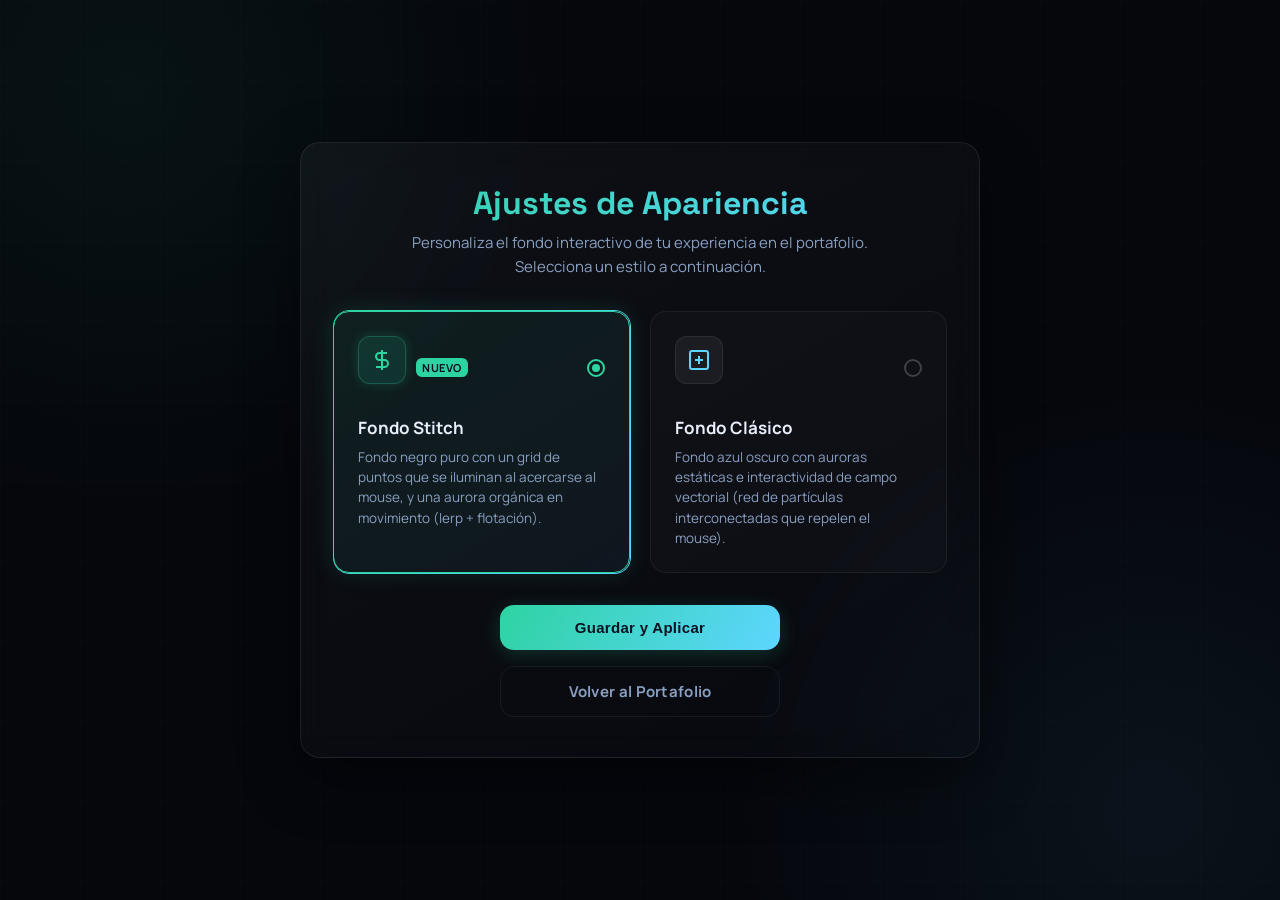
<file: config/index.html>
<!DOCTYPE html>
<html lang="es">
<head>
  <meta charset="UTF-8">
  <meta name="viewport" content="width=device-width, initial-scale=1.0">
  <meta name="description" content="Configuración de apariencia del portafolio de Benjamín Atoche. Personaliza el fondo interactivo.">
  <meta name="robots" content="noindex, nofollow">
  <link rel="icon" href="/favicon.ico" sizes="any">
  <title>Configuración de Fondo | BenjiCode</title>
  
  <link rel="preconnect" href="https://fonts.googleapis.com">
  <link rel="preconnect" href="https://fonts.gstatic.com" crossorigin>
  <link href="https://fonts.googleapis.com/css2?family=Space+Grotesk:wght@400;500;600;700&family=Manrope:wght@400;500;600;700&display=swap" rel="stylesheet">
  
  <style>
    :root {
      --bg: #05070d;
      --bg-2: #0b1020;
      --surface: #0f172a;
      --card: #111a2e;
      --muted: #8aa0c2;
      --text: #e8eefc;
      --accent: #2ed3a2;
      --accent-2: #5dd6ff;
      --accent-purple: #a142f4;
      --shadow: 0 20px 60px rgba(0, 0, 0, 0.45);
      --radius: 20px;
    }

    * {
      box-sizing: border-box;
      margin: 0;
      padding: 0;
    }

    body {
      font-family: "Manrope", sans-serif;
      background: radial-gradient(circle at 10% 10%, rgba(46, 211, 162, 0.06), transparent 30%),
                  radial-gradient(circle at 90% 90%, rgba(93, 214, 255, 0.06), transparent 30%),
                  var(--bg);
      color: var(--text);
      min-height: 100vh;
      display: flex;
      align-items: center;
      justify-content: center;
      padding: 24px;
      position: relative;
      overflow-x: hidden;
    }

    /* Grid background */
    body::before {
      content: "";
      position: absolute;
      inset: 0;
      background-image: 
        linear-gradient(rgba(255, 255, 255, 0.02) 1px, transparent 1px),
        linear-gradient(90deg, rgba(255, 255, 255, 0.02) 1px, transparent 1px);
      background-size: 80px 80px;
      z-index: -1;
      opacity: 0.6;
    }

    .config-container {
      width: 100%;
      max-width: 680px;
      background: linear-gradient(150deg, rgba(255, 255, 255, 0.04), rgba(255, 255, 255, 0.01));
      border: 1px solid rgba(255, 255, 255, 0.08);
      border-radius: var(--radius);
      padding: 40px 32px;
      backdrop-filter: blur(16px);
      -webkit-backdrop-filter: blur(16px);
      box-shadow: var(--shadow);
      text-align: center;
      position: relative;
      z-index: 1;
      animation: fadeIn 0.6s ease-out;
    }

    @keyframes fadeIn {
      from { opacity: 0; transform: translateY(20px); }
      to { opacity: 1; transform: translateY(0); }
    }

    header h1 {
      font-family: "Space Grotesk", sans-serif;
      font-size: 32px;
      font-weight: 700;
      margin-bottom: 8px;
      background: linear-gradient(120deg, var(--accent), var(--accent-2));
      -webkit-background-clip: text;
      -webkit-text-fill-color: transparent;
    }

    header p {
      color: var(--muted);
      font-size: 15px;
      line-height: 1.6;
      margin-bottom: 32px;
      max-width: 480px;
      margin-left: auto;
      margin-right: auto;
    }

    .options-grid {
      display: grid;
      grid-template-columns: repeat(2, 1fr);
      gap: 20px;
      margin-bottom: 32px;
    }

    @media (max-width: 580px) {
      .options-grid {
        grid-template-columns: 1fr;
      }
      .config-container {
        padding: 30px 20px;
      }
    }

    .option-card {
      background: rgba(255, 255, 255, 0.02);
      border: 1.5px solid rgba(255, 255, 255, 0.06);
      border-radius: 16px;
      padding: 24px;
      cursor: pointer;
      position: relative;
      text-align: left;
      transition: all 0.3s cubic-bezier(0.25, 0.8, 0.25, 1);
      display: flex;
      flex-direction: column;
      height: 100%;
    }

    .option-card:hover {
      transform: translateY(-4px);
      background: rgba(255, 255, 255, 0.04);
      border-color: rgba(255, 255, 255, 0.15);
      box-shadow: 0 10px 25px rgba(0, 0, 0, 0.25);
    }

    .option-card.selected {
      background: linear-gradient(150deg, rgba(46, 211, 162, 0.08), rgba(93, 214, 255, 0.05));
      border-color: var(--accent);
      box-shadow: 0 0 25px rgba(46, 211, 162, 0.15);
    }

    .option-card.selected::after {
      content: "";
      position: absolute;
      inset: -1.5px;
      border-radius: 16px;
      border: 1.5px solid transparent;
      background: linear-gradient(120deg, var(--accent), var(--accent-2)) border-box;
      -webkit-mask: linear-gradient(#fff 0 0) padding-box, linear-gradient(#fff 0 0);
      -webkit-mask-composite: destination-out;
      mask-composite: exclude;
      pointer-events: none;
    }

    .option-icon {
      width: 48px;
      height: 48px;
      border-radius: 12px;
      display: flex;
      align-items: center;
      justify-content: center;
      background: rgba(255, 255, 255, 0.05);
      border: 1px solid rgba(255, 255, 255, 0.08);
      margin-bottom: 16px;
      color: var(--accent);
      transition: all 0.3s ease;
    }

    .option-card.selected .option-icon {
      background: rgba(46, 211, 162, 0.12);
      border-color: rgba(46, 211, 162, 0.25);
      color: var(--accent);
      box-shadow: 0 0 12px rgba(46, 211, 162, 0.2);
    }

    .option-card:nth-child(2).selected .option-icon {
      background: rgba(93, 214, 255, 0.12);
      border-color: rgba(93, 214, 255, 0.25);
      color: var(--accent-2);
      box-shadow: 0 0 12px rgba(93, 214, 255, 0.2);
    }

    .option-title {
      font-size: 17px;
      font-weight: 700;
      margin-bottom: 8px;
      color: var(--text);
      display: flex;
      align-items: center;
      gap: 8px;
    }

    .option-desc {
      font-size: 13.5px;
      color: var(--muted);
      line-height: 1.5;
      flex-grow: 1;
    }

    .badge {
      font-size: 11px;
      font-weight: 700;
      padding: 2px 6px;
      border-radius: 6px;
      background: var(--accent);
      color: #0b1020;
      text-transform: uppercase;
      letter-spacing: 0.05em;
    }

    .radio-circle {
      width: 18px;
      height: 18px;
      border-radius: 50%;
      border: 2px solid rgba(255, 255, 255, 0.2);
      margin-left: auto;
      display: flex;
      align-items: center;
      justify-content: center;
      transition: all 0.2s ease;
    }

    .option-card.selected .radio-circle {
      border-color: var(--accent);
    }

    .radio-circle::after {
      content: "";
      width: 8px;
      height: 8px;
      border-radius: 50%;
      background: var(--accent);
      transform: scale(0);
      transition: transform 0.2s ease;
    }

    .option-card.selected .radio-circle::after {
      transform: scale(1);
    }

    .actions {
      display: flex;
      flex-direction: column;
      align-items: center;
      gap: 16px;
    }

    .btn {
      display: inline-flex;
      align-items: center;
      justify-content: center;
      padding: 14px 28px;
      border-radius: 14px;
      font-weight: 700;
      font-size: 15px;
      letter-spacing: 0.02em;
      border: none;
      cursor: pointer;
      text-decoration: none;
      transition: all 0.2s cubic-bezier(0.2, 0.8, 0.2, 1);
      width: 100%;
      max-width: 280px;
    }

    .btn.solid {
      background: linear-gradient(120deg, var(--accent), var(--accent-2));
      color: #0b1020;
      box-shadow: 0 4px 20px rgba(46, 211, 162, 0.2);
    }

    .btn.solid:hover {
      transform: translateY(-2px);
      box-shadow: 0 8px 30px rgba(46, 211, 162, 0.35);
    }

    .btn.solid:active {
      transform: translateY(0);
    }

    .toast {
      position: absolute;
      bottom: 24px;
      left: 50%;
      transform: translateX(-50%) translateY(20px);
      background: rgba(46, 211, 162, 0.15);
      border: 1px solid var(--accent);
      color: var(--text);
      padding: 10px 20px;
      border-radius: 12px;
      font-size: 14px;
      font-weight: 600;
      opacity: 0;
      pointer-events: none;
      transition: all 0.3s cubic-bezier(0.2, 0.8, 0.2, 1);
      backdrop-filter: blur(8px);
      display: flex;
      align-items: center;
      gap: 8px;
    }

    .toast.show {
      opacity: 1;
      transform: translateX(-50%) translateY(0);
    }

    .toast svg {
      width: 16px;
      height: 16px;
      fill: var(--accent);
    }
  </style>
</head>
<body>

  <div class="config-container">
    <header>
      <h1>Ajustes de Apariencia</h1>
      <p>Personaliza el fondo interactivo de tu experiencia en el portafolio. Selecciona un estilo a continuación.</p>
    </header>

    <div class="options-grid">
      <!-- Opción Fondo Stitch -->
      <div class="option-card" data-bg="stitch" id="opt-stitch">
        <div style="display: flex; align-items: center; width: 100%; margin-bottom: 16px;">
          <div class="option-icon">
            <svg width="24" height="24" viewBox="0 0 24 24" fill="none" stroke="currentColor" stroke-width="2"><path d="M12 2v20M17 5H9.5a3.5 3.5 0 0 0 0 7h5a3.5 3.5 0 0 1 0 7H6"/></svg>
          </div>
          <span class="badge" style="margin-left: 10px;">Nuevo</span>
          <div class="radio-circle"></div>
        </div>
        <div class="option-title">Fondo Stitch</div>
        <div class="option-desc">Fondo negro puro con un grid de puntos que se iluminan al acercarse al mouse, y una aurora orgánica en movimiento (lerp + flotación).</div>
      </div>

      <!-- Opción Fondo Vectorial -->
      <div class="option-card" data-bg="vector" id="opt-vector">
        <div style="display: flex; align-items: center; width: 100%; margin-bottom: 16px;">
          <div class="option-icon" style="color: var(--accent-2);">
            <svg width="24" height="24" viewBox="0 0 24 24" fill="none" stroke="currentColor" stroke-width="2"><path d="M5 3a2 2 0 0 0-2 2v14a2 2 0 0 0 2 2h14a2 2 0 0 0 2-2V5a2 2 0 0 0-2-2H5zM12 8v8M8 12h8"/></svg>
          </div>
          <div class="radio-circle"></div>
        </div>
        <div class="option-title">Fondo Clásico</div>
        <div class="option-desc">Fondo azul oscuro con auroras estáticas e interactividad de campo vectorial (red de partículas interconectadas que repelen el mouse).</div>
      </div>
    </div>

    <div class="actions">
      <button class="btn solid" id="btn-save">Guardar y Aplicar</button>
      <a href="/" class="btn" style="color: var(--muted); background: transparent; border: 1.5px solid rgba(255,255,255,0.06);" id="btn-back">Volver al Portafolio</a>
    </div>

    <!-- Notification Toast -->
    <div class="toast" id="config-toast">
      <svg viewBox="0 0 24 24"><path d="M9 16.17L4.83 12l-1.42 1.41L9 19 21 7l-1.41-1.41z"/></svg>
      <span>Configuración guardada en caché</span>
    </div>
  </div>

  <script>
    document.addEventListener("DOMContentLoaded", () => {
      const cards = document.querySelectorAll(".option-card");
      const btnSave = document.getElementById("btn-save");
      const toast = document.getElementById("config-toast");
      
      // Load current selection (default to 'stitch')
      let selectedBg = localStorage.getItem("background-preference") || "stitch";
      
      // Update UI state
      function updateSelection(preference) {
        selectedBg = preference;
        cards.forEach(card => {
          if (card.dataset.bg === preference) {
            card.classList.add("selected");
          } else {
            card.classList.remove("selected");
          }
        });
      }

      updateSelection(selectedBg);

      // Card click events
      cards.forEach(card => {
        card.addEventListener("click", () => {
          updateSelection(card.dataset.bg);
        });
      });

      // Save preference
      btnSave.addEventListener("click", () => {
        localStorage.setItem("background-preference", selectedBg);
        
        // Show success toast
        toast.classList.add("show");
        
        setTimeout(() => {
          toast.classList.remove("show");
          // Redirect to portfolio root after brief delay
          window.location.href = "/";
        }, 1000);
      });
    });
  </script>
</body>
</html>
</file>
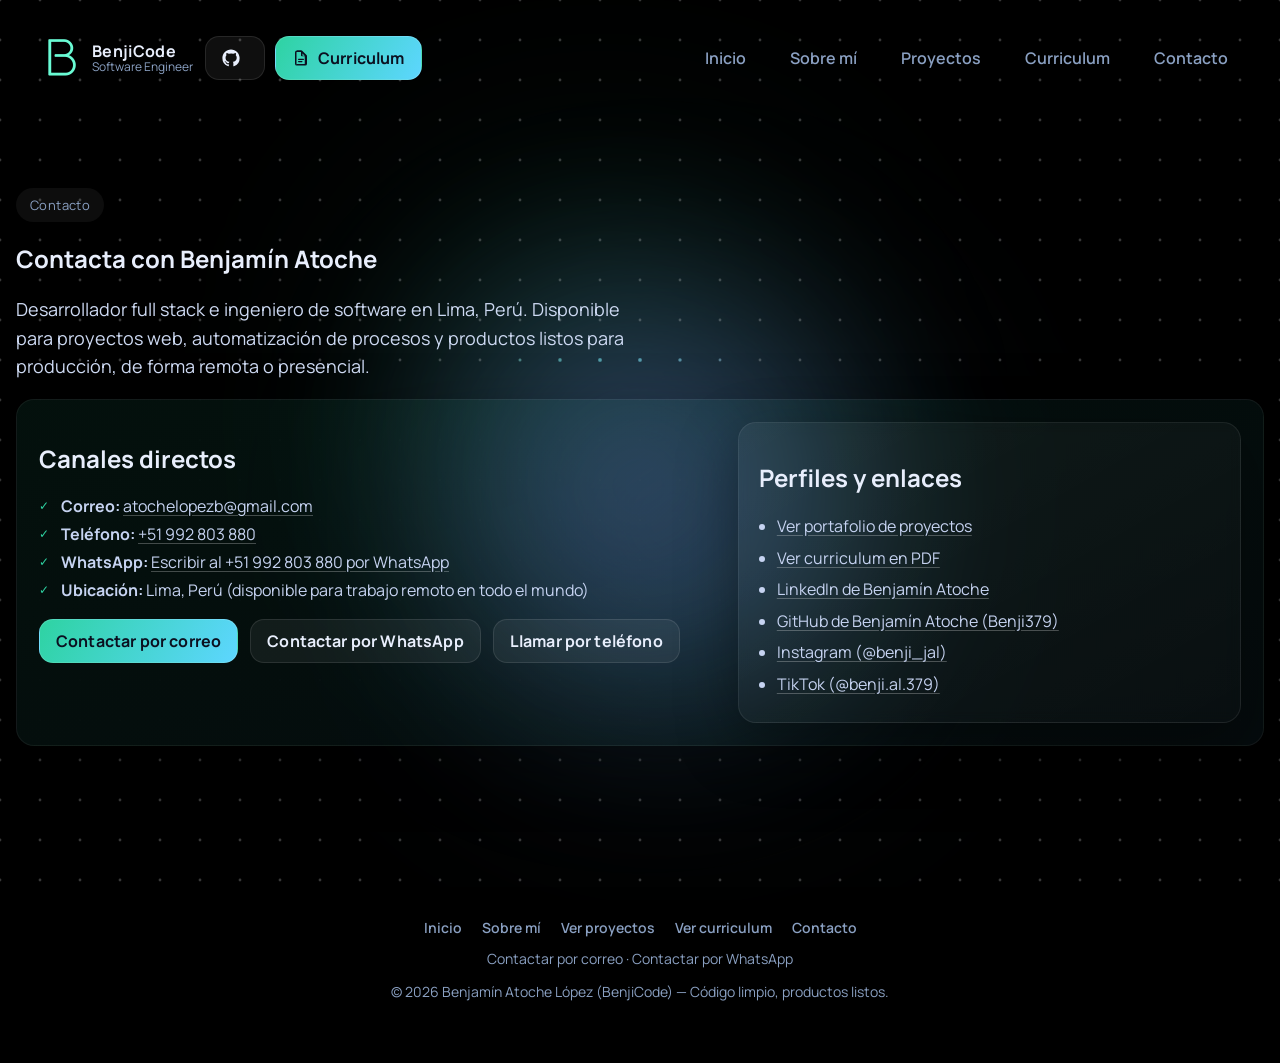
<file: contacto/index.html>
<!DOCTYPE html>
<html lang="es">
<head>
  <meta charset="UTF-8">
  <meta name="viewport" content="width=device-width, initial-scale=1.0">
  <title>Contacto de Benjamín Atoche | Correo, WhatsApp y Redes — BenjiCode</title>
  <meta name="description" content="Contacta a Benjamín Atoche López (BenjiCode), desarrollador full stack en Lima, Perú: correo atochelopezb@gmail.com, WhatsApp +51 992 803 880, LinkedIn y GitHub.">
  <meta name="robots" content="index, follow">
  <meta name="googlebot" content="index, follow">
  <link rel="canonical" href="https://benjicode.com/contacto/">
  <meta name="author" content="Benjamín Justo Atoche López">
  <meta name="theme-color" content="#0b1020">
  <link rel="alternate" hreflang="es" href="https://benjicode.com/contacto/">
  <link rel="alternate" hreflang="x-default" href="https://benjicode.com/contacto/">
  <meta property="og:title" content="Contacto de Benjamín Atoche (BenjiCode)">
  <meta property="og:description" content="Contacta a Benjamín Atoche López (BenjiCode), desarrollador full stack en Lima, Perú: correo, WhatsApp, teléfono, LinkedIn y GitHub.">
  <meta property="og:type" content="website">
  <meta property="og:url" content="https://benjicode.com/contacto/">
  <meta property="og:image" content="https://benjicode.com/images/benjicode.png">
  <meta property="og:image:alt" content="Retrato y logo de Benjamin Atoche">
  <meta property="og:site_name" content="BenjiCode | Portafolio">
  <meta property="og:locale" content="es_ES">
  <meta name="twitter:card" content="summary">
  <meta name="twitter:title" content="Contacto de Benjamín Atoche (BenjiCode)">
  <meta name="twitter:description" content="Correo, WhatsApp, teléfono, LinkedIn y GitHub de Benjamín Atoche López, desarrollador full stack en Lima, Perú.">
  <meta name="twitter:image" content="https://benjicode.com/images/benjicode.png">
  <link rel="icon" href="/favicon.ico" sizes="any">
  <link rel="apple-touch-icon" href="/images/benjicode-180.png">
  <link rel="manifest" href="/site.webmanifest">
  <script type="application/ld+json">
    {
      "@context": "https://schema.org",
      "@type": "ContactPage",
      "name": "Contacto de Benjamín Atoche (BenjiCode)",
      "url": "https://benjicode.com/contacto/",
      "inLanguage": "es",
      "mainEntity": {
        "@type": "Person",
        "name": "Benjamín Atoche",
        "alternateName": ["Benjamín Atoche López", "BenjiCode"],
        "url": "https://benjicode.com",
        "image": "https://benjicode.com/images/benjicode.png",
        "jobTitle": "Desarrollador Full Stack",
        "email": "mailto:atochelopezb@gmail.com",
        "telephone": "+51992803880",
        "contactPoint": [
          {
            "@type": "ContactPoint",
            "contactType": "professional",
            "email": "atochelopezb@gmail.com",
            "telephone": "+51992803880",
            "availableLanguage": ["es", "en"],
            "areaServed": "Worldwide"
          }
        ],
        "address": {
          "@type": "PostalAddress",
          "addressLocality": "Lima",
          "addressCountry": "PE"
        },
        "sameAs": [
          "https://github.com/Benji379",
          "https://www.linkedin.com/in/benjamin-atoche-lopez/",
          "https://www.instagram.com/benji_jal/",
          "https://www.tiktok.com/@benji.al.379"
        ]
      }
    }
  </script>
  <script type="application/ld+json">
    {
      "@context": "https://schema.org",
      "@type": "BreadcrumbList",
      "itemListElement": [
        {
          "@type": "ListItem",
          "position": 1,
          "name": "Inicio",
          "item": "https://benjicode.com/"
        },
        {
          "@type": "ListItem",
          "position": 2,
          "name": "Contacto",
          "item": "https://benjicode.com/contacto/"
        }
      ]
    }
  </script>
  <link rel="preconnect" href="https://fonts.googleapis.com">
  <link rel="preconnect" href="https://fonts.gstatic.com" crossorigin>
  <link href="https://fonts.googleapis.com/css2?family=Space+Grotesk:wght@400;500;600;700&family=Manrope:wght@400;500;600&display=swap" rel="stylesheet">
  <link rel="stylesheet" href="/css/style.css">
</head>
<body>
  <div class="background">
    <!-- Fondo Clásico (Vectorial) -->
    <div class="gradient gradient-1 old-bg-elem"></div>
    <div class="gradient gradient-2 old-bg-elem"></div>
    <div class="grid old-bg-elem"></div>
    <canvas id="vector-canvas" class="vectors old-bg-elem"></canvas>

    <!-- Fondo Stitch (Nuevo) -->
    <div class="stitch-aurora-container new-bg-elem">
      <div class="stitch-aurora-blob">
        <div class="stitch-blob-1"></div>
        <div class="stitch-blob-2"></div>
        <div class="stitch-blob-3"></div>
      </div>
    </div>
    <canvas id="stitch-canvas" class="stitch-canvas new-bg-elem"></canvas>
  </div>

  <header class="navbar">
    <div class="nav-top">
      <div class="brand">
        <a href="/" aria-label="Ir al inicio del portafolio">
          <img src="/images/benjicode-logo.png" alt="Logo BA" class="brand-mark" width="40" height="40" />
        </a>
        <div class="brand-text">
          <span class="brand-name">BenjiCode</span>
          <span class="brand-role">Software Engineer</span>
        </div>
      </div>
      <div class="nav-actions">
        <a class="btn icon-only ghost" href="https://github.com/Benji379" target="_blank" rel="noopener" aria-label="GitHub">
          <span class="icon" aria-hidden="true">
            <svg viewBox="0 0 24 24" fill="currentColor"><path d="M12 .5C5.65.5.5 5.65.5 12a11.5 11.5 0 0 0 7.87 10.93c.58.11.79-.25.79-.56 0-.28-.01-1.02-.02-2-3.2.7-3.88-1.54-3.88-1.54-.53-1.34-1.3-1.7-1.3-1.7-1.06-.73.08-.72.08-.72 1.18.08 1.8 1.21 1.8 1.21 1.04 1.78 2.73 1.27 3.4.97.11-.75.41-1.27.74-1.56-2.55-.29-5.23-1.28-5.23-5.7 0-1.26.45-2.3 1.2-3.11-.12-.29-.52-1.45.11-3.02 0 0 .98-.31 3.2 1.18a11.1 11.1 0 0 1 5.83 0c2.22-1.49 3.2-1.18 3.2-1.18.63 1.57.23 2.73.11 3.02.75.81 1.2 1.85 1.2 3.11 0 4.43-2.68 5.4-5.24 5.69.42.36.8 1.09.8 2.2 0 1.59-.02 2.88-.02 3.28 0 .31.21.68.8.56A11.5 11.5 0 0 0 23.5 12C23.5 5.65 18.35.5 12 .5Z"></path></svg>
          </span>
        </a>
        <a class="btn solid" href="/curriculum/" target="_blank" rel="noopener">
          <span class="icon" aria-hidden="true">
            <svg viewBox="0 0 24 24" fill="currentColor"><path d="M6.5 2A2.5 2.5 0 0 0 4 4.5v15A2.5 2.5 0 0 0 6.5 22h11a2.5 2.5 0 0 0 2.5-2.5V9.4a2 2 0 0 0-.6-1.4l-5.8-5.8a2 2 0 0 0-1.4-.6H6.5ZM6 4.5c0-.28.22-.5.5-.5H12v4.5c0 .55.45 1 1 1H17v10c0 .28-.22.5-.5.5h-10A.5.5 0 0 1 6 20.5v-16Zm11 4.5h-3V6l3 3ZM8.75 13a.75.75 0 0 0 0 1.5h6.5a.75.75 0 0 0 0-1.5h-6.5Zm0 3a.75.75 0 0 0 0 1.5h4.5a.75.75 0 0 0 0-1.5h-4.5Z"></path></svg>
          </span>
          <span class="label-full">Curriculum</span>
          <span class="label-short" aria-hidden="true">Mi CV</span>
        </a>
      </div>
      <button class="menu-toggle" type="button" aria-label="Abrir menú de navegación" aria-expanded="false" aria-controls="menu-panel">
        <span></span>
        <span></span>
        <span></span>
      </button>
    </div>

    <div class="nav-menu" id="menu-panel">
      <nav aria-label="Navegación principal">
        <ul class="nav-links" role="list">
          <li><a href="/">Inicio</a></li>
          <li><a href="/#sobre-mi">Sobre mí</a></li>
          <li><a href="/#experiencia">Proyectos</a></li>
          <li><a href="/curriculum/">Curriculum</a></li>
          <li><a href="/contacto/" aria-current="page">Contacto</a></li>
        </ul>
      </nav>
    </div>
  </header>

  <main>
    <section id="contacto" class="section contact">
      <div class="section-header">
        <p class="eyebrow">Contacto</p>
        <h1>Contacta con Benjamín Atoche</h1>
        <p class="lede">Desarrollador full stack e ingeniero de software en Lima, Perú. Disponible para proyectos web, automatización de procesos y productos listos para producción, de forma remota o presencial.</p>
      </div>

      <div class="contact-card">
        <div>
          <h2>Canales directos</h2>
          <ul class="exp-list">
            <li><strong>Correo:</strong> <a href="mailto:atochelopezb@gmail.com">atochelopezb@gmail.com</a></li>
            <li><strong>Teléfono:</strong> <a href="tel:+51992803880">+51 992 803 880</a></li>
            <li><strong>WhatsApp:</strong> <a href="https://api.whatsapp.com/send?phone=51992803880" target="_blank" rel="noopener">Escribir al +51 992 803 880 por WhatsApp</a></li>
            <li><strong>Ubicación:</strong> Lima, Perú (disponible para trabajo remoto en todo el mundo)</li>
          </ul>
          <div class="contact-actions">
            <a class="btn solid" href="mailto:atochelopezb@gmail.com">Contactar por correo</a>
            <a class="btn ghost" href="https://api.whatsapp.com/send?phone=51992803880" target="_blank" rel="noopener">Contactar por WhatsApp</a>
            <a class="btn ghost" href="tel:+51992803880">Llamar por teléfono</a>
          </div>
        </div>

        <div class="resume card">
          <h2>Perfiles y enlaces</h2>
          <ul>
            <li><a href="/">Ver portafolio de proyectos</a></li>
            <li><a href="/curriculum/">Ver curriculum en PDF</a></li>
            <li><a href="https://www.linkedin.com/in/benjamin-atoche-lopez/" target="_blank" rel="noopener">LinkedIn de Benjamín Atoche</a></li>
            <li><a href="https://github.com/Benji379" target="_blank" rel="noopener">GitHub de Benjamín Atoche (Benji379)</a></li>
            <li><a href="https://www.instagram.com/benji_jal/" target="_blank" rel="noopener">Instagram (@benji_jal)</a></li>
            <li><a href="https://www.tiktok.com/@benji.al.379" target="_blank" rel="noopener">TikTok (@benji.al.379)</a></li>
          </ul>
        </div>
      </div>
    </section>
  </main>

  <footer class="footer">
    <nav class="footer-nav" aria-label="Enlaces del sitio">
      <a href="/">Inicio</a>
      <a href="/#sobre-mi">Sobre mí</a>
      <a href="/#experiencia">Ver proyectos</a>
      <a href="/curriculum/">Ver curriculum</a>
      <a href="/contacto/">Contacto</a>
    </nav>
    <p class="footer-contact">
      <a href="mailto:atochelopezb@gmail.com">Contactar por correo</a> ·
      <a href="https://api.whatsapp.com/send?phone=51992803880" target="_blank" rel="noopener">Contactar por WhatsApp</a>
    </p>
    <p>© 2026 Benjamín Atoche López (BenjiCode) — Código limpio, productos listos.</p>
  </footer>

  <script src="/js/main.js"></script>
</body>
</html>
</file>
<file: css/style.css>
/* Base theme */
:root {
  --bg: #05070d;
  --bg-2: #0b1020;
  --surface: #0f172a;
  --card: #111a2e;
  --muted: #8aa0c2;
  --text: #e8eefc;
  --accent: #2ed3a2;
  --accent-2: #5dd6ff;
  --shadow: 0 20px 60px rgba(0, 0, 0, 0.35);
  --radius: 18px;
}

*,
*::before,
*::after {
  box-sizing: border-box;
}

html {
  scroll-behavior: smooth;
}

body {
  margin: 0;
  font-family: "Manrope", "Space Grotesk", system-ui, -apple-system, sans-serif;
  background: radial-gradient(circle at 20% 20%, rgba(46, 211, 162, 0.08), transparent 25%),
              radial-gradient(circle at 80% 0%, rgba(93, 214, 255, 0.08), transparent 25%),
              var(--bg);
  color: var(--text);
  min-height: 100vh;
  overflow-x: hidden;
}

a {
  color: inherit;
  text-decoration: none;
}

img {
  max-width: 100%;
  display: block;
}

.background {
  position: fixed;
  inset: 0;
  z-index: -2;
  overflow: hidden;
}

.vectors {
  position: absolute;
  inset: 0;
  width: 100%;
  height: 100%;
  pointer-events: none;
  opacity: 0.7;
  mix-blend-mode: screen;
}

.gradient {
  position: absolute;
  width: 55vmax;
  height: 55vmax;
  filter: blur(120px);
  opacity: 0.35;
  mix-blend-mode: screen;
  animation: drift 18s ease-in-out infinite;
}

.gradient-1 {
  background: radial-gradient(circle, rgba(46, 211, 162, 0.55), transparent 60%);
  top: -10%;
  left: -5%;
}

.gradient-2 {
  background: radial-gradient(circle, rgba(93, 214, 255, 0.55), transparent 60%);
  bottom: -10%;
  right: -8%;
  animation-delay: -6s;
}

.background .grid {
  position: absolute;
  inset: 0;
  background-image:
    linear-gradient(rgba(255, 255, 255, 0.04) 1px, transparent 1px),
    linear-gradient(90deg, rgba(255, 255, 255, 0.04) 1px, transparent 1px);
  background-size: 120px 120px;
  opacity: 0.35;
  mask-image: radial-gradient(circle at 50% 50%, rgba(0,0,0,0.9), transparent 70%);
}

@keyframes drift {
  0% { transform: translate3d(0,0,0) scale(1); }
  50% { transform: translate3d(6%, -4%, 0) scale(1.1); }
  100% { transform: translate3d(0,0,0) scale(1); }
}

.section {
  max-width: 1440px;
  margin: 0 auto;
  padding: 90px 16px 50px;
}

#inicio.section {
  padding-top: 70px;
}

.navbar {
  position: sticky;
  top: 0;
  z-index: 20;
  display: flex;
  align-items: center;
  justify-content: space-between;
  padding: 18px 24px;
  margin: 0 auto;
  max-width: 1440px;
  width: calc(100% - 32px);
  background: transparent;
  backdrop-filter: none;
  border: none;
  border-radius: 0;
  box-shadow: none;
  margin-top: 18px;
  transition: background 0.3s ease, backdrop-filter 0.3s ease, box-shadow 0.3s ease, border-color 0.3s ease, transform 0.2s ease;
}

.navbar.scrolled {
  background: rgba(5, 10, 20, 0.72);
  border: 1px solid rgba(255,255,255,0.08);
  border-radius: 16px;
  backdrop-filter: blur(16px) saturate(140%);
  -webkit-backdrop-filter: blur(16px) saturate(140%);
  box-shadow: 0 16px 48px rgba(0, 0, 0, 0.35);
  transform: translateY(-4px);
}

.brand {
  display: flex;
  align-items: center;
  gap: 12px;
}

.brand-mark {
  width: 40px;
  height: 40px;
}

.brand-text {
  display: flex;
  flex-direction: column;
  line-height: 1.1;
}

.brand-name {
  font-weight: 700;
  letter-spacing: 0.02em;
}

.brand-role {
  font-size: 12px;
  color: var(--muted);
}

.nav-links {
  display: flex;
  gap: 20px;
  font-weight: 600;
  color: var(--muted);
  list-style: none;
  padding: 0;
  margin: 0;
}

.nav-top {
  display: flex;
  align-items: center;
  gap: 12px;
  flex: 1 1 auto;
}

.nav-menu {
  display: flex;
  align-items: center;
  gap: 14px;
  flex: 1 1 auto;
  justify-content: flex-end;
}

.menu-toggle {
  display: none;
  align-items: center;
  justify-content: center;
  width: 44px;
  height: 44px;
  border-radius: 12px;
  border: 1px solid rgba(255,255,255,0.14);
  background: rgba(255,255,255,0.05);
  cursor: pointer;
  transition: transform 0.2s ease, box-shadow 0.2s ease, border-color 0.2s ease, background 0.2s ease;
}

.menu-toggle:hover {
  transform: translateY(-1px);
  box-shadow: 0 10px 24px rgba(0,0,0,0.25);
}

.menu-toggle span {
  display: block;
  width: 22px;
  height: 2px;
  background: var(--text);
  border-radius: 999px;
  transition: transform 0.25s ease, opacity 0.25s ease;
}

.menu-toggle span:nth-child(2) {
  margin: 6px 0;
}

.navbar.open .menu-toggle span:nth-child(1) {
  transform: translateY(8px) rotate(45deg);
}

.navbar.open .menu-toggle span:nth-child(2) {
  opacity: 0;
}

.navbar.open .menu-toggle span:nth-child(3) {
  transform: translateY(-8px) rotate(-45deg);
}

.nav-links a {
  position: relative;
  padding: 10px 12px;
  border-radius: 12px;
  transition: color 0.2s ease, transform 0.2s ease;
}

.nav-links a:hover {
  color: var(--text);
}

.nav-links a:active {
  transform: translateY(1px) scale(0.98);
}

.nav-links a:after {
  content: "";
  position: absolute;
  left: 10px;
  right: 10px;
  bottom: 6px;
  height: 2px;
  background: linear-gradient(90deg, var(--accent), var(--accent-2));
  transform: scaleX(0);
  transform-origin: center;
  transition: transform 0.25s ease;
  opacity: 0.9;
  border-radius: 999px;
}

.nav-links a:hover:after,
.nav-links a:focus-visible:after {
  transform: scaleX(1);
}

.nav-actions {
  display: flex;
  gap: 10px;
}

.btn {
  display: inline-flex;
  align-items: center;
  justify-content: center;
  padding: 10px 16px;
  border-radius: 14px;
  font-weight: 700;
  letter-spacing: 0.01em;
  border: 1px solid rgba(255,255,255,0.14);
  cursor: pointer;
  overflow: hidden;
  transition: transform 0.2s ease, box-shadow 0.2s ease, background 0.2s ease, border-color 0.2s ease;
}

.btn .icon {
  display: inline-grid;
  place-items: center;
  width: 18px;
  height: 18px;
  margin-right: 8px;
}

.btn::after {
  content: "";
  position: absolute;
  inset: 0;
  background: radial-gradient(circle at center, rgba(255,255,255,0.25), transparent 55%);
  transform: scale(0);
  opacity: 0;
  transition: transform 0.3s ease, opacity 0.3s ease;
}

.btn:hover {
  transform: translateY(-2px);
  box-shadow: 0 12px 30px rgba(0, 0, 0, 0.25);
}

.btn:active {
  transform: translateY(0);
  box-shadow: 0 0 0 rgba(0,0,0,0);
  border-color: var(--accent);
  background: linear-gradient(120deg, rgba(46,211,162,0.14), rgba(93,214,255,0.14));
}

.btn:active::after,
.btn:focus-visible::after {
  transform: scale(1.5);
  opacity: 1;
}

.label-full {
  display: inline;
}

.label-short {
  display: none;
}

.btn.solid {
  background: linear-gradient(120deg, var(--accent), var(--accent-2));
  color: #0b1020;
}

.btn.ghost {
  background: rgba(255,255,255,0.06);
  border: 1px solid rgba(255,255,255,0.1);
  color: var(--text);
}

.hero {
  display: grid;
  grid-template-columns: 1.05fr 0.95fr;
  gap: 16px;
  align-items: start;
}

@media (min-width: 1025px) {
  .hero {
    grid-template-columns: 1.1fr 0.9fr;
    column-gap: 240px;
  }

  .hero-visual {
    margin-left: 120px;
    justify-self: end;
  }
}

.mobile-cta {
  display: none;
  gap: 10px;
  flex-wrap: wrap;
  margin: 6px 0 10px;
}

.eyebrow {
  display: inline-flex;
  gap: 8px;
  padding: 8px 14px;
  border-radius: 999px;
  background: rgba(255,255,255,0.05);
  color: var(--muted);
  font-size: 13px;
  letter-spacing: 0.03em;
  margin: 0;
}

.contact-strip {
  display: flex;
  flex-wrap: wrap;
  gap: 10px;
  margin: 12px 0;
}

.contact-chip {
  position: relative;
  padding: 11px 16px;
  border-radius: 999px;
  background: linear-gradient(120deg, rgba(46,211,162,0.35), rgba(93,214,255,0.32));
  border: 1px solid rgba(255,255,255,0.22);
  color: #0b1020;
  font-weight: 800;
  font-size: 14px;
  letter-spacing: 0.01em;
  box-shadow: 0 10px 26px rgba(0,0,0,0.28);
  transition: transform 0.2s ease, background 0.2s ease, border-color 0.2s ease, box-shadow 0.2s ease;
}

.contact-chip.callout {
  animation: contact-pulse 1.8s ease-in-out 3;
  box-shadow: 0 0 0 0 rgba(46,211,162,0.45);
}

.contact-chip.copied {
  border-color: var(--accent);
  background: linear-gradient(120deg, rgba(46,211,162,0.55), rgba(93,214,255,0.55));
}

.contact-chip::after {
  content: "Copiado";
  position: absolute;
  top: -10px;
  right: 50%;
  transform: translate(50%, -80%) scale(0.95);
  background: var(--accent);
  color: #0b1020;
  padding: 6px 10px;
  border-radius: 10px;
  font-weight: 800;
  font-size: 12px;
  letter-spacing: 0.01em;
  box-shadow: 0 10px 24px rgba(0,0,0,0.32);
  opacity: 0;
  pointer-events: none;
  transition: opacity 0.2s ease, transform 0.2s ease;
}

.contact-chip.copied::after {
  opacity: 1;
  transform: translate(50%, -120%) scale(1);
}

.contact-chip:hover,
.contact-chip:focus-visible {
  transform: translateY(-2px);
  background: linear-gradient(120deg, rgba(93,214,255,0.5), rgba(46,211,162,0.48));
  border-color: rgba(255,255,255,0.4);
  box-shadow: 0 14px 32px rgba(0,0,0,0.35);
}

@keyframes contact-pulse {
  0% { box-shadow: 0 0 0 0 rgba(46,211,162,0.45); }
  50% { box-shadow: 0 0 0 12px rgba(46,211,162,0); }
  100% { box-shadow: 0 0 0 0 rgba(46,211,162,0); }
}

.hero h1 {
  font-family: "Space Grotesk", "Manrope", system-ui, sans-serif;
  font-size: clamp(32px, 6vw, 56px);
  margin: 14px 0 4px;
  line-height: 1.05;
}

.hero h2 {
  margin: 6px 0 18px;
  font-size: clamp(20px, 3vw, 28px);
  color: var(--muted);
  min-height: 36px;
}

.typed .cursor {
  color: var(--accent);
  animation: blink 1s step-end infinite;
}

@keyframes blink {
  0%, 50% { opacity: 1; }
  50.01%, 100% { opacity: 0; }
}

.highlight {
  color: var(--accent);
}

.lede {
  font-size: 18px;
  line-height: 1.6;
  color: #cdd9f2;
  max-width: 620px;
}

.hero-actions {
  display: flex;
  flex-wrap: wrap;
  gap: 12px;
  margin: 22px 0 14px;
}

.stats {
  display: grid;
  grid-template-columns: repeat(auto-fit, minmax(160px, 1fr));
  gap: 12px;
  margin: 20px 0 18px;
}

.stat {
  background: rgba(255,255,255,0.04);
  border: 1px solid rgba(255,255,255,0.06);
  border-radius: 14px;
  padding: 12px 14px;
}

.stat-number {
  display: block;
  font-weight: 700;
  font-size: 18px;
}

.stat-label {
  color: var(--muted);
  font-size: 13px;
}

.socials {
  display: flex;
  flex-wrap: wrap;
  gap: 10px;
  margin-top: 8px;
}

@media (max-width: 768px) {
  .stat--cicd {
    display: none;
  }
  .socials {
    gap: 12px;
    margin-top: 12px;
  }
  .socials .chip {
    flex: 1 1 calc(33.33% - 12px);
    justify-content: center;
    min-width: 0;
  }
}

.chip {
  display: inline-flex;
  align-items: center;
  gap: 8px;
  padding: 10px 14px;
  border-radius: 14px;
  background: rgba(255,255,255,0.06);
  border: 1px solid rgba(255,255,255,0.08);
  color: var(--text);
  transition: transform 0.2s ease, background 0.2s ease;
}

.chip:hover {
  transform: translateY(-2px);
  background: rgba(255,255,255,0.1);
}

.chip .icon {
  display: grid;
  place-items: center;
  width: 20px;
  height: 20px;
  color: var(--accent);
}

.hero-visual {
  position: relative;
  padding: 16px;
  max-width: 360px;
  margin-left: 0;
  justify-self: start;
}

.tech-grid {
  display: grid;
  grid-template-columns: repeat(3, minmax(0, 1fr));
  gap: 10px;
  position: relative;
  z-index: 3;
  margin-bottom: 16px;
}

.tech-card {
  position: relative;
  aspect-ratio: 1;
  border-radius: 16px;
  background: linear-gradient(140deg, rgba(46,211,162,0.12), rgba(93,214,255,0.1));
  border: 1px solid rgba(255,255,255,0.1);
  box-shadow: 0 12px 28px rgba(0,0,0,0.32);
  display: flex;
  flex-direction: column;
  align-items: center;
  justify-content: center;
  padding: 12px 8px;
  gap: 6px;
  color: var(--text);
  font-weight: 800;
  letter-spacing: 0.01em;
  overflow: hidden;
  cursor: pointer;
  transition: transform 0.25s ease, box-shadow 0.25s ease, border-color 0.25s ease, background 0.25s ease;
  animation: nudge 7s ease-in-out infinite alternate;
  will-change: transform;
}

.tech-card:hover,
.tech-card:focus-visible {
  transform: translateY(-6px) translateX(2px) scale(1.03);
  box-shadow: 0 18px 42px rgba(0,0,0,0.46), 0 0 22px rgba(46,211,162,0.25);
  border-color: rgba(46,211,162,0.5);
  background: linear-gradient(140deg, rgba(93,214,255,0.16), rgba(46,211,162,0.2));
  animation-play-state: paused;
}

.tech-card .tech-name {
  position: relative;
  z-index: 1;
  font-size: 13px;
  text-align: center;
  margin-top: 4px;
}

.tech-logo {
  width: 34px;
  height: 34px;
  border-radius: 12px;
  display: grid;
  place-items: center;
  font-weight: 800;
  font-size: 15px;
  background: rgba(255,255,255,0.06);
  border: 1px solid rgba(255,255,255,0.12);
  color: var(--accent);
  box-shadow: 0 10px 24px rgba(0,0,0,0.28);
  margin-bottom: 2px;
}

.tech-logo i {
  font-size: 20px;
  line-height: 1;
  color: inherit;
}

.tech-card:hover .tech-logo,
.tech-card:focus-visible .tech-logo {
  color: var(--accent-2);
  border-color: rgba(93,214,255,0.4);
}

.tech-popup {
  display: none;
}

@keyframes nudge {
  0% { transform: translateY(0px); }
  50% { transform: translateY(-3px) rotate(-0.4deg); }
  100% { transform: translateY(0px); }
}

.card {
  background: linear-gradient(150deg, rgba(255,255,255,0.05), rgba(255,255,255,0.02));
  border: 1px solid rgba(255,255,255,0.08);
  border-radius: var(--radius);
  padding: 18px 20px;
  box-shadow: var(--shadow);
  backdrop-filter: blur(6px);
}

.floating {
  animation: float 9s ease-in-out infinite;
}

@keyframes float {
  0% { transform: translateY(0px); }
  50% { transform: translateY(-10px); }
  100% { transform: translateY(0px); }
}

.kpi-label {
  font-size: 13px;
  text-transform: uppercase;
  letter-spacing: 0.06em;
  color: var(--muted);
}

.kpi-value {
  font-size: 18px;
  font-weight: 700;
  margin: 8px 0;
}

.pill {
  display: inline-flex;
  align-items: center;
  justify-content: center;
  padding: 6px 12px;
  border-radius: 12px;
  background: rgba(46, 211, 162, 0.16);
  color: var(--accent);
  font-size: 13px;
}

.pill.ghost {
  background: rgba(255,255,255,0.06);
  color: var(--text);
}

.stack {
  display: flex;
  flex-wrap: wrap;
  gap: 8px;
  margin-top: 16px;
}

.stack span {
  background: rgba(255,255,255,0.05);
  border: 1px solid rgba(255,255,255,0.08);
  padding: 8px 10px;
  border-radius: 12px;
  font-size: 13px;
  color: var(--muted);
}

.orb {
  position: absolute;
  width: 150px;
  height: 150px;
  border-radius: 50%;
  filter: blur(30px);
  opacity: 0.45;
}

.orb-1 {
  background: var(--accent);
  top: 10%;
  right: 6%;
}

.orb-2 {
  background: var(--accent-2);
  bottom: 8%;
  left: 10%;
  animation-delay: -4s;
}

.section-header h3 {
  margin: 8px 0 0;
  font-size: 30px;
}

.timeline {
  display: grid;
  gap: 18px;
  margin-top: 24px;
}

/* Experiencia en tarjetas */
.experience-grid {
  display: grid;
  grid-template-columns: repeat(2, minmax(0, 1fr));
  gap: 18px;
  margin-top: 24px;
}

.exp-item {
  display: flex;
  flex-direction: column;
  gap: 10px;
}

.exp-header {
  display: flex;
  flex-direction: column;
  gap: 12px;
  align-items: flex-start;
}

.exp-logo {
  width: 64px;
  height: 64px;
  object-fit: contain;
  padding: 6px;
  border-radius: 14px;
  background: rgba(255,255,255,0.04);
  border: 1px solid rgba(255,255,255,0.06);
  box-shadow: 0 10px 30px rgba(0,0,0,0.35);
}

.exp-title {
  margin: 0;
  font-weight: 700;
  font-size: 18px;
}

.exp-company {
  margin: 2px 0 8px;
  color: var(--muted);
}

.exp-meta {
  display: flex;
  gap: 8px;
  flex-wrap: wrap;
}

.exp-summary {
  margin: 0;
  color: #c6d3f1;
  line-height: 1.6;
}

.exp-list {
  list-style: none;
  padding: 0;
  margin: 4px 0 0;
  display: flex;
  flex-direction: column;
  gap: 6px;
  color: #c6d3f1;
}

.exp-list li {
  position: relative;
  padding-left: 22px;
}

.exp-list li::before {
  content: "\2713";
  position: absolute;
  left: 0;
  top: 2px;
  color: var(--accent);
  font-size: 12px;
}

@media (max-width: 900px) {
  .experience-grid {
    grid-template-columns: 1fr;
  }
}

.card-meta {
  display: flex;
  gap: 8px;
  flex-wrap: wrap;
  margin-bottom: 8px;
}

.card h4 {
  margin: 6px 0 10px;
  font-size: 20px;
}

.card ul {
  margin: 0;
  padding-left: 18px;
  color: #c6d3f1;
  line-height: 1.6;
}

.card ul li {
  margin-bottom: 6px;
}

.grid.skills-grid {
  display: grid;
  grid-template-columns: repeat(auto-fit, minmax(240px, 1fr));
  gap: 16px;
  margin-top: 24px;
}

.tags {
  display: flex;
  flex-wrap: wrap;
  gap: 8px;
  margin-top: 12px;
}

.tags span {
  padding: 8px 10px;
  border-radius: 12px;
  background: rgba(255,255,255,0.05);
  border: 1px solid rgba(255,255,255,0.07);
  color: var(--muted);
  font-size: 13px;
}

.contact {
  padding-bottom: 140px;
}

.contact-card {
  display: grid;
  grid-template-columns: 1.15fr 0.85fr;
  gap: 18px;
  align-items: start;
  background: linear-gradient(160deg, rgba(46, 211, 162, 0.08), rgba(93, 214, 255, 0.05));
  border-radius: var(--radius);
  padding: 22px;
  border: 1px solid rgba(255,255,255,0.06);
  box-shadow: var(--shadow);
}

.contact-actions {
  display: flex;
  gap: 12px;
  margin: 18px 0;
}

.contact-details {
  display: flex;
  flex-wrap: wrap;
  gap: 12px;
  color: var(--muted);
}

.resume ul {
  padding-left: 18px;
  margin: 6px 0 0;
}

.resume .mt {
  margin-top: 14px;
}

.footer {
  text-align: center;
  padding: 32px 16px 48px;
  color: var(--muted);
  font-size: 14px;
  background: linear-gradient(180deg, transparent, rgba(0,0,0,0.4));
}

.footer-nav {
  display: flex;
  flex-wrap: wrap;
  justify-content: center;
  gap: 8px 20px;
  margin-bottom: 12px;
  font-weight: 600;
}

.footer-nav a,
.footer-contact a {
  color: var(--muted);
  transition: color 0.2s ease;
}

.footer-nav a:hover,
.footer-nav a:focus-visible,
.footer-contact a:hover,
.footer-contact a:focus-visible {
  color: var(--text);
}

.footer-contact {
  margin: 0 0 12px;
}

.contact-details a,
.contact .exp-list a,
.contact .resume a {
  color: inherit;
  text-decoration: underline;
  text-decoration-color: rgba(255,255,255,0.25);
  text-underline-offset: 3px;
  transition: color 0.2s ease, text-decoration-color 0.2s ease;
}

.contact-details a:hover,
.contact-details a:focus-visible,
.contact .exp-list a:hover,
.contact .exp-list a:focus-visible,
.contact .resume a:hover,
.contact .resume a:focus-visible {
  color: var(--text);
  text-decoration-color: var(--accent);
}

.reveal {
  opacity: 0;
  transform: translateY(18px);
  transition: opacity 0.6s ease, transform 0.6s ease;
}

.reveal.visible {
  opacity: 1;
  transform: translateY(0);
}

.curriculum-view {
  padding-top: 110px;
}

.curriculum-view .section-header h1 {
  margin: 6px 0 10px;
}

.pdf-frame {
  margin-top: 18px;
  background: rgba(255,255,255,0.03);
  border: 1px solid rgba(255,255,255,0.08);
  border-radius: var(--radius);
  box-shadow: var(--shadow);
  overflow: hidden;
}

.pdf-frame iframe {
  width: 100%;
  min-height: 80vh;
  border: none;
  background: #0b1020;
}

/* Fullpage PDF */
body.pdf-fullpage {
  background: #0f1118;
  overflow: hidden;
}

/* Responsividad */
@media (max-width: 1024px) {
  .hero,
  .contact-card {
    grid-template-columns: 1fr;
  }

  .hero-visual {
    max-width: 100%;
  }

  .tech-grid {
    grid-template-columns: repeat(3, minmax(0, 1fr));
  }

  .navbar {
    gap: 12px;
    flex-wrap: wrap;
  }
}

@media (max-width: 768px) {
  .section {
    padding: 44px 12px 22px;
  }

  #inicio.section {
    padding-top: 22px;
  }

  .navbar {
    width: calc(100% - 16px);
    padding: 10px 12px;
    margin-top: 4px;
    gap: 12px;
    background: transparent;
    border: none;
    border-radius: 0;
    box-shadow: none;
    backdrop-filter: none;
    -webkit-backdrop-filter: none;
    flex-direction: column;
    align-items: stretch;
  }

  .navbar.scrolled {
    background: rgba(5, 10, 20, 0.78);
    border: 1px solid rgba(255,255,255,0.08);
    border-radius: 14px;
    backdrop-filter: blur(14px) saturate(140%);
    -webkit-backdrop-filter: blur(14px) saturate(140%);
    box-shadow: 0 12px 36px rgba(0,0,0,0.32);
    transform: translateY(0);
  }

  .navbar.open {
    background: rgba(5, 10, 20, 0.9);
    border: 1px solid rgba(255,255,255,0.12);
    border-radius: 16px;
    box-shadow: 0 14px 40px rgba(0,0,0,0.42);
    backdrop-filter: blur(14px) saturate(140%);
    -webkit-backdrop-filter: blur(14px) saturate(140%);
  }

  .nav-top {
    width: 100%;
    display: flex;
    align-items: center;
    gap: 10px;
  }

  .menu-toggle {
    display: none;
  }

  .nav-menu {
    display: none;
  }

  .nav-links {
    display: none;
  }

  .label-full {
    display: none;
  }

  .label-short {
    display: inline;
  }

.nav-actions {
  display: flex;
  gap: 8px;
  margin-left: auto;
  align-items: center;
}

.btn.icon-only {
  padding: 10px 12px;
  width: 46px;
  min-width: 46px;
}

.btn.icon-only .icon {
  margin: 0;
}
  .nav-actions .btn {
    padding: 8px 12px;
  }

  .mobile-cta {
    display: none;
  }

  .mobile-cta .btn {
    flex: 1 1 48%;
    justify-content: center;
    padding: 10px 12px;
  }

  .hero {
    gap: 12px;
  }

  .eyebrow {
    margin: 6px 0 14px;
  }

  .stat--cicd {
    display: none;
  }

  .hero h1 {
    margin: 0 0 14px;
  }

  .hero-content {
    order: 1;
  }

  .hero-visual {
    order: 2;
    padding-top: 0;
  }

  .tech-grid {
    grid-template-columns: repeat(2, minmax(0, 1fr));
    gap: 14px;
    margin-top: 6px;
  }

  .tech-hide-mobile {
    display: none;
  }
}

@media (max-width: 560px) {
  .navbar {
    padding: 14px;
  }

  .nav-links a {
    padding: 8px 10px;
    font-size: 14px;
  }

  .nav-links {
    gap: 10px;
  }

  .hero-actions,
  .contact-actions {
    flex-direction: column;
  }

  .socials {
    gap: 12px;
    margin-top: 12px;
  }

  .socials .chip {
    flex: 1 1 calc(33.33% - 12px);
  }

  .tech-grid {
    grid-template-columns: repeat(2, minmax(0, 1fr));
    gap: 12px;
  }

  .tech-card {
    min-height: 64px;
    font-size: 14px;
  }
}

/* ==========================================================================
   Fondo condicional (Toggling) y Estilo Stitch
   ========================================================================== */

/* Alternar visualización de los fondos */
body.bg-stitch-active {
  background: #000000 !important;
}

body.bg-stitch-active .old-bg-elem {
  display: none !important;
}

body.bg-stitch-active .new-bg-elem {
  display: block;
}

body.bg-vector-active .new-bg-elem {
  display: none !important;
}

body.bg-vector-active .old-bg-elem {
  display: block;
}

/* Estilos de la Aurora Stitch */
.stitch-aurora-container {
  position: fixed;
  inset: 0;
  width: 100%;
  height: 100%;
  pointer-events: none;
  overflow: hidden;
  z-index: -2;
}

.stitch-aurora-blob {
  position: absolute;
  width: 55vmax;
  height: 55vmax;
  will-change: transform;
  opacity: 0.55;
  mix-blend-mode: screen;
  pointer-events: none;
}

/* Blobs internos para movimiento orgánico fluido.
   El blur va en cada blob (no en el contenedor) para que el navegador cachee
   la textura difuminada y solo la componga al animar transform. */
.stitch-blob-1 {
  position: absolute;
  width: 75%;
  height: 75%;
  background: radial-gradient(circle, rgba(46, 211, 162, 0.65), transparent 70%);
  filter: blur(100px);
  top: 5%;
  left: 10%;
  animation: stitch-drift-1 14s infinite ease-in-out alternate;
}

.stitch-blob-2 {
  position: absolute;
  width: 75%;
  height: 75%;
  background: radial-gradient(circle, rgba(93, 214, 255, 0.65), transparent 70%);
  filter: blur(100px);
  bottom: 5%;
  right: 5%;
  animation: stitch-drift-2 18s infinite ease-in-out alternate;
}

.stitch-blob-3 {
  position: absolute;
  width: 65%;
  height: 65%;
  background: radial-gradient(circle, rgba(161, 66, 244, 0.55), transparent 70%);
  filter: blur(100px);
  top: 20%;
  right: 15%;
  animation: stitch-drift-3 12s infinite ease-in-out alternate;
}

@keyframes stitch-drift-1 {
  0% { transform: translate3d(0, 0, 0) scale(1); }
  50% { transform: translate3d(12%, -8%, 0) scale(1.2); }
  100% { transform: translate3d(0, 0, 0) scale(1); }
}

@keyframes stitch-drift-2 {
  0% { transform: translate3d(0, 0, 0) scale(1); }
  50% { transform: translate3d(-14%, 10%, 0) scale(0.9); }
  100% { transform: translate3d(0, 0, 0) scale(1); }
}

@keyframes stitch-drift-3 {
  0% { transform: translate3d(0, 0, 0) scale(1) rotate(0deg); }
  50% { transform: translate3d(6%, 12%, 0) scale(1.15) rotate(120deg); }
  100% { transform: translate3d(0, 0, 0) scale(1) rotate(0deg); }
}

/* Canvas del Grid de Puntos Stitch */
.stitch-canvas {
  position: fixed;
  inset: 0;
  width: 100%;
  height: 100%;
  pointer-events: none;
  z-index: -1;
  mix-blend-mode: screen;
}

/* ==========================================================================
   Optimizaciones de renderizado (sin cambio visual)
   ========================================================================== */

/* Las secciones fuera de pantalla no se pintan ni recalculan layout
   hasta acercarse al viewport */
#experiencia,
#habilidades,
#contacto {
  content-visibility: auto;
  contain-intrinsic-size: auto 900px;
}

/* Respeta la preferencia de movimiento reducido: desactiva animaciones
   decorativas (los usuarios normales no ven ningún cambio) */
@media (prefers-reduced-motion: reduce) {
  .gradient,
  .stitch-blob-1,
  .stitch-blob-2,
  .stitch-blob-3,
  .tech-card,
  .floating {
    animation: none !important;
  }

  html {
    scroll-behavior: auto;
  }
}
</file>
